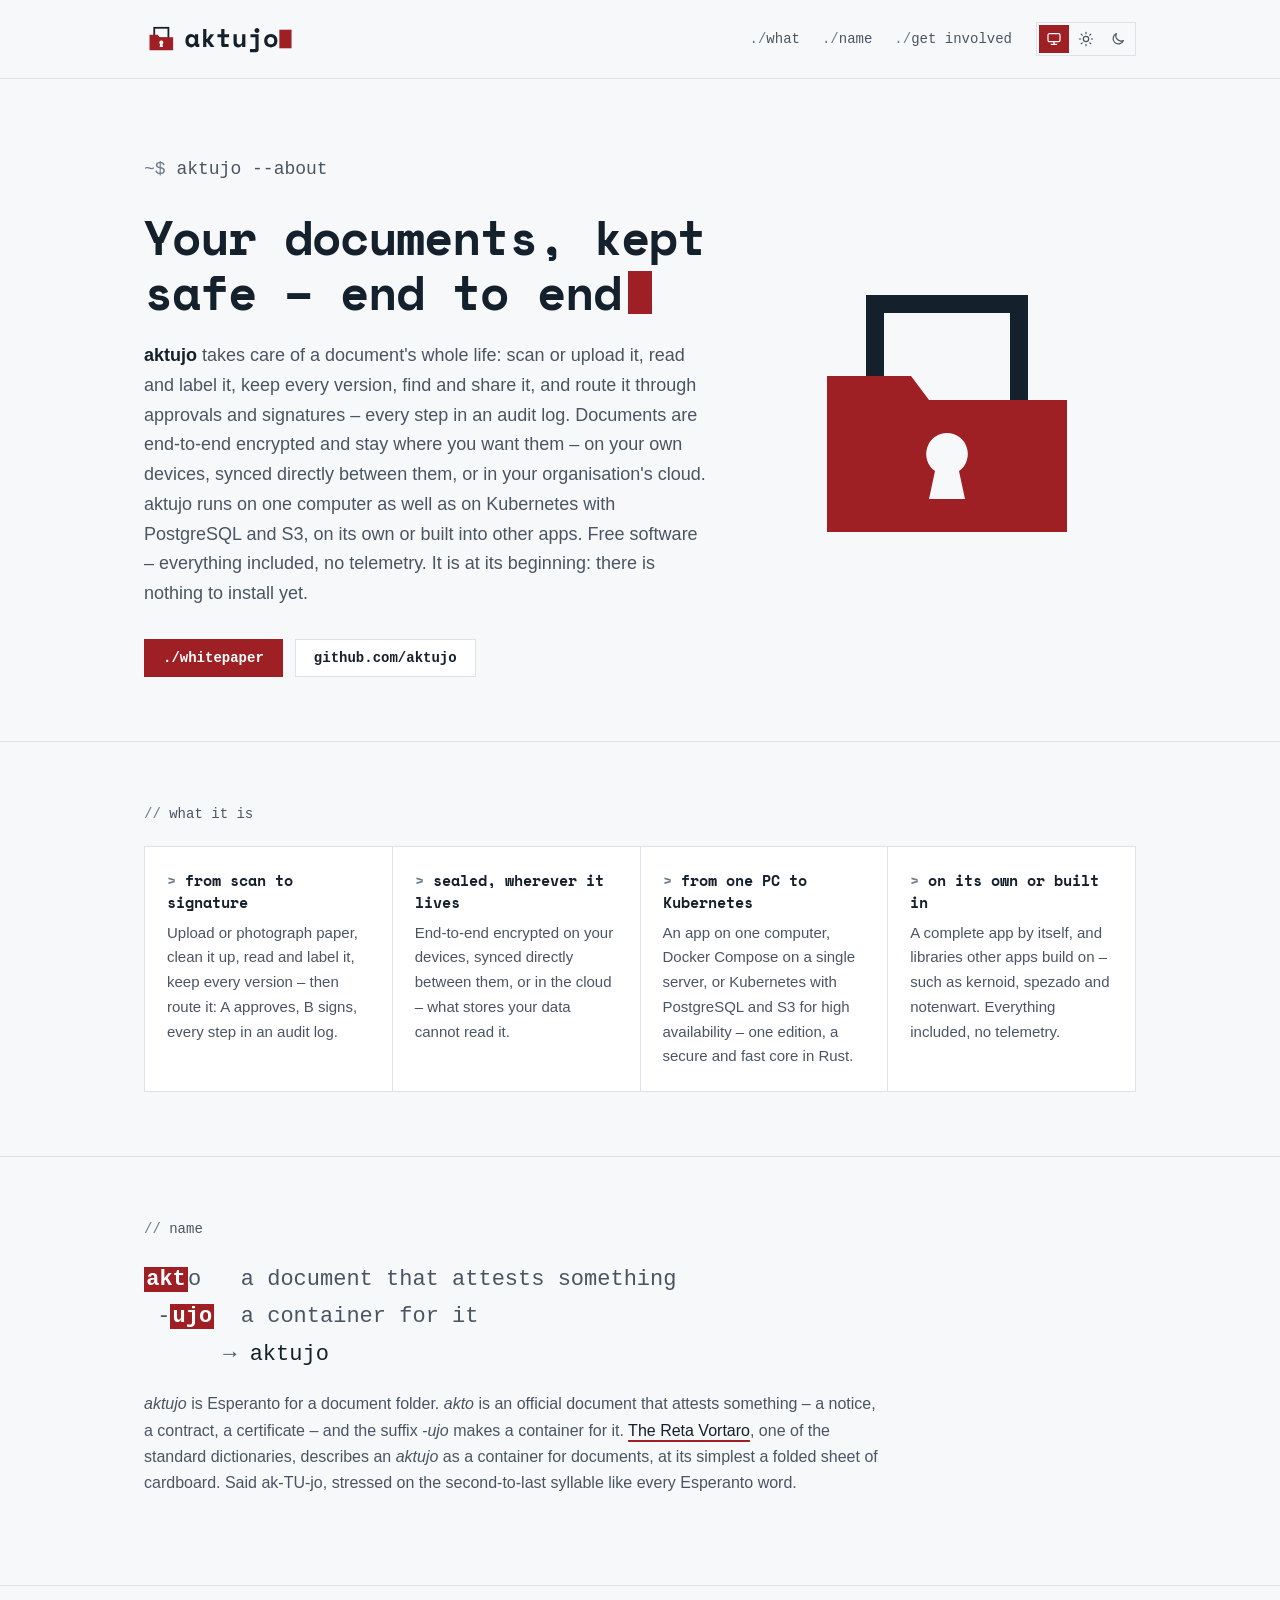
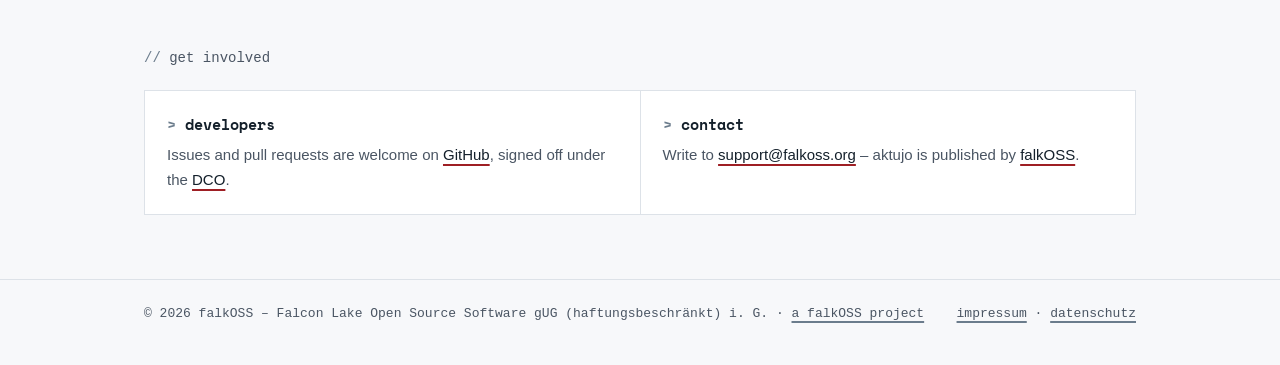
<file: index.html>
<!doctype html>
<html lang="en">
<head>
  <meta charset="utf-8">
  <meta name="viewport" content="width=device-width, initial-scale=1">
  <title>aktujo – your documents, kept safe – end to end</title>
  <meta name="description" content="aktujo takes care of a document's whole life – scan, read, label, version, share, approve and sign – end-to-end encrypted, from one PC to Kubernetes. Free software, a falkOSS project, in early development.">
  <meta name="theme-color" content="#F7F8FA" media="(prefers-color-scheme: light)">
  <meta name="theme-color" content="#0D1117" media="(prefers-color-scheme: dark)">
  <meta property="og:type" content="website">
  <meta property="og:site_name" content="aktujo">
  <meta property="og:title" content="aktujo – your documents, kept safe – end to end">
  <meta property="og:description" content="From scan to signature – end-to-end encrypted, from one PC to Kubernetes. Free software, everything included.">
  <link rel="canonical" href="https://aktujo.org/">
  <meta property="og:url" content="https://aktujo.org/">
  <meta property="og:image" content="https://aktujo.org/social.png">
  <meta property="og:image:width" content="1280">
  <meta property="og:image:height" content="640">
  <meta name="twitter:card" content="summary_large_image">
  <link rel="icon" href="favicon.ico" sizes="any">
  <link rel="icon" href="favicon.svg" type="image/svg+xml">
  <link rel="apple-touch-icon" href="apple-touch-icon.png">
  <link rel="manifest" href="site.webmanifest">
  <link rel="stylesheet" href="style.css">
  <script>
    // The visitor's choice of light or dark, if any; otherwise the system setting applies (style.css).
    try { const t = localStorage.getItem("theme"); if (t === "light" || t === "dark") document.documentElement.dataset.theme = t; } catch (e) {}
  </script>
</head>
<body>
  <header>
    <div class="wrap">
      <a href="./" aria-label="aktujo home"><svg class="logo" role="img" aria-label="aktujo" viewBox="-4 2 474 106"><g transform="translate(50 55) scale(0.9200) translate(-50.0 -50.0)"><rect x="26" y="12" width="48" height="36" fill="none" class="ls" stroke-width="6"/><path d="M10 36 H38 L44 44 H90 V88 H10 Z M50 55 A7 7 0 0 1 54 67.7 L56 77 H44 L46 67.7 A7 7 0 0 1 50 55 Z" class="la" fill-rule="evenodd"/></g><g transform="translate(122 0)"><path d="M20.72 81.12Q16.0 81.12 12.0 78.72Q8.0 76.32 5.6 71.75999999999999Q3.2 67.2 3.2 60.8V59.519999999999996Q3.2 53.2 5.52 48.64Q7.84 44.08 11.719999999999999 41.64Q15.6 39.199999999999996 20.240000000000002 39.199999999999996Q24.48 39.199999999999996 27.08 40.64Q29.68 42.08 31.2 45.12H32.64V40.32H42.72V68.0Q42.72 70.4 44.88 70.4H46.4V80.0H39.52Q36.800000000000004 80.0 35.08 78.36Q33.36 76.72 33.36 74.24H31.92Q30.400000000000002 77.92 27.480000000000004 79.52000000000001Q24.560000000000002 81.12 20.72 81.12ZM22.96 71.52Q27.36 71.52 30.0 68.6Q32.64 65.68 32.64 60.64V59.68Q32.64 54.64 30.0 51.72Q27.36 48.8 22.96 48.8Q18.56 48.8 15.92 51.72Q13.280000000000001 54.64 13.280000000000001 59.68V60.64Q13.280000000000001 65.68 15.92 68.6Q18.56 71.52 22.96 71.52ZM58.4 80.0V24.0H68.48V54.879999999999995H70.4L80.96000000000001 40.32H92.0V40.8L79.2 58.96V60.4L93.28 79.52V80.0H81.75999999999999L70.4 64.48H68.48V80.0ZM120.96000000000001 80.0Q118.24000000000001 80.0 116.52000000000001 78.24000000000001Q114.8 76.48 114.8 73.76V49.92H103.04V40.32H114.8V24.0H124.88V40.32H139.2V49.92H124.88V68.0Q124.88 70.4 127.04 70.4H137.76V80.0ZM167.2 81.12Q163.28 81.12 160.07999999999998 79.4Q156.88 77.68 155.0 74.12Q153.12 70.56 153.12 65.12V40.32H163.2V63.04Q163.2 67.2 165.24 69.6Q167.28 72.0 171.2 72.0Q175.76 72.0 177.88 69.08Q180.0 66.16 180.0 61.120000000000005V40.32H190.07999999999998V80.0H180.0V74.24H178.56Q175.92 81.12 167.2 81.12ZM226.16 36.16Q223.04 36.16 220.8 33.959999999999994Q218.56 31.759999999999998 218.56 28.560000000000002Q218.56 25.36 220.8 23.16Q223.04 20.96 226.16 20.96Q229.28 20.96 231.51999999999998 23.16Q233.76 25.36 233.76 28.560000000000002Q233.76 31.759999999999998 231.51999999999998 33.959999999999994Q229.28 36.16 226.16 36.16ZM204.48000000000002 96.0V86.4H218.88Q221.28 86.4 221.28 83.76V49.92H205.92000000000002V40.32H231.36V87.84Q231.36 92.0 229.12 94.0Q226.88 96.0 223.28 96.0ZM269.28000000000003 81.12Q263.84000000000003 81.12 259.12 78.72Q254.4 76.32 251.52 71.75999999999999Q248.64000000000001 67.2 248.64000000000001 60.64V59.68Q248.64000000000001 53.2 251.52 48.6Q254.4 44.0 259.12 41.599999999999994Q263.84000000000003 39.199999999999996 269.28000000000003 39.199999999999996Q274.72 39.199999999999996 279.44000000000005 41.599999999999994Q284.16 44.0 287.04 48.6Q289.92 53.2 289.92 59.68V60.64Q289.92 67.2 287.04 71.75999999999999Q284.16 76.32 279.44000000000005 78.72Q274.72 81.12 269.28000000000003 81.12ZM269.28000000000003 71.52Q273.68 71.52 276.76 68.68Q279.84000000000003 65.84 279.84000000000003 60.96V59.36Q279.84000000000003 54.4 276.76 51.599999999999994Q273.68 48.8 269.28000000000003 48.8Q264.88 48.8 261.8 51.599999999999994Q258.72 54.4 258.72 59.36V60.96Q258.72 65.84 261.8 68.68Q264.88 71.52 269.28000000000003 71.52Z" class="lf"/><rect x="296" y="26" width="38" height="58" class="la"/></g></svg></a>
      <nav>
        <a href="#what">what</a>
        <a href="#name">name</a>
        <a href="#involved">get involved</a>
      </nav>
      <div class="theme" role="group" aria-label="Colour scheme" hidden>
        <button type="button" data-set-theme="auto" aria-pressed="true" title="Like the system">
          <svg viewBox="0 0 24 24" aria-hidden="true"><rect x="3" y="4" width="18" height="12" rx="2"/><path d="M8 20h8M12 16v4"/></svg><span class="sr">Like the system</span>
        </button>
        <button type="button" data-set-theme="light" aria-pressed="false" title="Light">
          <svg viewBox="0 0 24 24" aria-hidden="true"><circle cx="12" cy="12" r="4"/><path d="M12 2v2M12 20v2M4.9 4.9l1.4 1.4M17.7 17.7l1.4 1.4M2 12h2M20 12h2M4.9 19.1l1.4-1.4M17.7 6.3l1.4-1.4"/></svg><span class="sr">Light</span>
        </button>
        <button type="button" data-set-theme="dark" aria-pressed="false" title="Dark">
          <svg viewBox="0 0 24 24" aria-hidden="true"><path d="M20 14.5A8 8 0 0 1 9.5 4a8 8 0 1 0 10.5 10.5z"/></svg><span class="sr">Dark</span>
        </button>
      </div>
    </div>
  </header>

  <main>
    <div class="hero">
      <div class="wrap">
        <div>
          <p class="prompt"><b>~$</b> aktujo --about</p>
          <h1>Your documents, kept safe – end to end<span class="cursor"></span></h1>
          <p><strong>aktujo</strong> takes care of a document's whole life: scan or upload it, read and label it, keep every version, find and share it, and route it through approvals and signatures – every step in an audit log. Documents are end-to-end encrypted and stay where you want them – on your own devices, synced directly between them, or in your organisation's cloud. aktujo runs on one computer as well as on Kubernetes with PostgreSQL and S3, on its own or built into other apps. Free software – everything included, no telemetry. It is at its beginning: there is nothing to install yet.</p>
          <div class="buttons">
            <a class="button primary" href="https://github.com/aktujo/whitepaper">./whitepaper</a>
            <a class="button" href="https://github.com/aktujo">github.com/aktujo</a>
          </div>
        </div>
        <svg class="mark" aria-hidden="true" focusable="false" viewBox="0 0 100 100"><rect x="26" y="12" width="48" height="36" fill="none" class="ls" stroke-width="6"/><path d="M10 36 H38 L44 44 H90 V88 H10 Z M50 55 A7 7 0 0 1 54 67.7 L56 77 H44 L46 67.7 A7 7 0 0 1 50 55 Z" class="la" fill-rule="evenodd"/></svg>
      </div>
    </div>

    <section id="what">
      <div class="wrap">
        <h2>what it is</h2>
        <div class="grid">
          <div class="cell"><h3>from scan to signature</h3><p>Upload or photograph paper, clean it up, read and label it, keep every version – then route it: A approves, B signs, every step in an audit log.</p></div>
          <div class="cell"><h3>sealed, wherever it lives</h3><p>End-to-end encrypted on your devices, synced directly between them, or in the cloud – what stores your data cannot read it.</p></div>
          <div class="cell"><h3>from one PC to Kubernetes</h3><p>An app on one computer, Docker Compose on a single server, or Kubernetes with PostgreSQL and S3 for high availability – one edition, a secure and fast core in Rust.</p></div>
          <div class="cell"><h3>on its own or built in</h3><p>A complete app by itself, and libraries other apps build on – such as kernoid, spezado and notenwart. Everything included, no telemetry.</p></div>
        </div>
      </div>
    </section>

    <section id="name">
      <div class="wrap">
        <h2>name</h2>
<pre class="story"><b>akt</b>o   a document that attests something
 -<b>ujo</b>  a container for it
      → <i>aktujo</i></pre>
        <p><em>aktujo</em> is Esperanto for a document folder. <em>akto</em> is an official document that attests something – a notice, a contract, a certificate – and the suffix <em>-ujo</em> makes a container for it. <a href="https://www.reta-vortaro.de/revo/art/akt.html">The Reta Vortaro</a>, one of the standard dictionaries, describes an <em>aktujo</em> as a container for documents, at its simplest a folded sheet of cardboard. Said ak-TU-jo, stressed on the second-to-last syllable like every Esperanto word.</p>
      </div>
    </section>

    <section id="involved">
      <div class="wrap">
        <h2>get involved</h2>
        <div class="grid">
          <div class="cell"><h3>developers</h3><p>Issues and pull requests are welcome on <a href="https://github.com/aktujo">GitHub</a>, signed off under the <a href="https://developercertificate.org">DCO</a>.</p></div>
          <div class="cell"><h3>contact</h3><p>Write to <a href="mailto:support@falkoss.org">support@falkoss.org</a> – aktujo is published by <a href="https://falkoss.org">falkOSS</a>.</p></div>
        </div>
      </div>
    </section>
  </main>

  <footer>
    <div class="wrap">
      <span>© 2026 falkOSS – Falcon Lake Open Source Software gUG (haftungsbeschränkt) i. G. · <a href="https://falkoss.org">a falkOSS project</a></span>
      <span><a href="https://falkoss.org/impressum.html">impressum</a> · <a href="https://falkoss.org/datenschutz.html">datenschutz</a></span>
    </div>
  </footer>
  <script>
    // Colour scheme switch: like the system (auto), light or dark – one click each. Stored in this browser only.
    // Hidden without JavaScript, where the page follows the system; the browser's theme colour follows the choice.
    (function () {
      const root = document.documentElement, group = document.querySelector(".theme");
      if (!group) return;
      const buttons = group.querySelectorAll("[data-set-theme]");
      const metas = document.querySelectorAll('meta[name="theme-color"]');
      const systemDark = matchMedia("(prefers-color-scheme: dark)");
      const show = () => {
        const theme = root.dataset.theme || "auto";
        buttons.forEach((b) => b.setAttribute("aria-pressed", String(b.dataset.setTheme === theme)));
        const dark = theme === "dark" || (theme === "auto" && systemDark.matches);
        metas.forEach((m) => { m.removeAttribute("media"); m.content = dark ? "#0D1117" : "#F7F8FA"; });
      };
      buttons.forEach((b) => b.addEventListener("click", () => {
        const next = b.dataset.setTheme;
        if (next === "auto") delete root.dataset.theme; else root.dataset.theme = next;
        try { if (next === "auto") localStorage.removeItem("theme"); else localStorage.setItem("theme", next); } catch (e) {}
        show();
      }));
      systemDark.addEventListener("change", show);
      group.hidden = false;
      show();
    })();
  </script>
</body>
</html>
</file>
<file: style.css>
/* SPDX-License-Identifier: AGPL-3.0-or-later */
/* aktujo – one page. Near-black, one accent (sealing-wax red), straight edges; headings in Space Mono (self-hosted,
   fonts/), the rest in system fonts – nothing is loaded from elsewhere. Colours from aktujo/brand/generate.py.
   Light or dark follows the system, or the visitor's choice (data-theme on <html>, set by the switch in the header).
   The red is for areas, never for small text on dark: links are light with a red underline and turn into a red
   block on hover and focus; buttons are red with white text. */

@font-face { font-family: "Space Mono"; src: url("fonts/SpaceMono-Bold.ttf") format("truetype"); font-weight: 700; font-style: normal; font-display: swap; }

:root {
  /* light */
  --night: #F7F8FA;
  --panel: #FFFFFF;
  --text: #14202B;
  --accent: #9E1F24;
  --on-accent: #FFFFFF;
  --steel: #6B7C8C;
  --reed: #4A5563;
  --line: #DDE2E8;
  --head: "Space Mono", ui-monospace, "SF Mono", Menlo, Consolas, monospace;
  --mono: ui-monospace, "SF Mono", Menlo, Consolas, "Liberation Mono", monospace;
  --sans: -apple-system, BlinkMacSystemFont, "Segoe UI", Roboto, "Helvetica Neue", Arial, sans-serif;
  color-scheme: light;
}
@media (prefers-color-scheme: dark) {
  :root:not([data-theme="light"]) {
    --night: #0D1117; --panel: #12171E; --text: #E6EDF3; --accent: #B3262B;
    --steel: #5B7083; --reed: #8B949E; --line: #1C232B; color-scheme: dark;
  }
}
:root[data-theme="dark"] {
  --night: #0D1117; --panel: #12171E; --text: #E6EDF3; --accent: #B3262B;
  --steel: #5B7083; --reed: #8B949E; --line: #1C232B; color-scheme: dark;
}

/* the inline logo and mark take the theme's colours */
.lf { fill: var(--text); }
.ls { stroke: var(--text); }
.la { fill: var(--accent); }

* { box-sizing: border-box; }
html { scroll-behavior: smooth; }
body { margin: 0; color: var(--text); background: var(--night); font: 16px/1.65 var(--sans); -webkit-font-smoothing: antialiased; }
a { color: var(--text); text-decoration: underline 2px var(--accent); text-underline-offset: 4px; }
a:hover, a:focus-visible { background: var(--accent); color: var(--on-accent); text-decoration: none; outline: none; }
::selection { background: var(--accent); color: var(--on-accent); }
.wrap { max-width: 1040px; margin: 0 auto; padding: 0 24px; }

/* header */
header { padding: 22px 0; border-bottom: 1px solid var(--line); }
header .wrap { display: flex; align-items: center; justify-content: space-between; gap: 24px; }
header .logo { height: 34px; width: auto; display: block; }
header a:hover, header a:focus-visible { background: none; }
nav { display: flex; gap: 22px; font: 14px var(--mono); margin-left: auto; }
.theme { display: flex; gap: 2px; padding: 2px; border: 1px solid var(--line); }
.theme[hidden] { display: none; }
.theme button { appearance: none; display: grid; place-items: center; width: 30px; height: 28px; padding: 0; border: 0;
  background: none; color: var(--reed); cursor: pointer; }
.theme button:hover { color: var(--text); }
.theme button[aria-pressed="true"] { background: var(--accent); color: var(--on-accent); }
.theme button:focus-visible { outline: 2px solid var(--accent); outline-offset: 1px; }
.theme svg { width: 16px; height: 16px; fill: none; stroke: currentColor; stroke-width: 1.8; stroke-linecap: round; stroke-linejoin: round; }
.sr { position: absolute; width: 1px; height: 1px; overflow: hidden; clip: rect(0 0 0 0); white-space: nowrap; }
nav a { color: var(--reed); text-decoration: none; }
nav a::before { content: "./"; color: var(--steel); }
nav a:hover, nav a:focus-visible { color: var(--text); background: none; }

/* hero */
.hero { padding: 80px 0 64px; }
.hero .wrap { display: grid; grid-template-columns: 1.5fr 1fr; gap: 48px; align-items: center; }
.prompt { font: 15px var(--mono); color: var(--reed); margin: 0 0 18px; }
.prompt b { color: var(--steel); font-weight: 400; }
.hero h1 { font: 700 clamp(30px, 4.6vw, 48px)/1.15 var(--head); margin: 0 0 22px; letter-spacing: -0.02em; }
.cursor { display: inline-block; width: 0.5em; height: 0.9em; margin-left: 0.15em; vertical-align: -0.08em; background: var(--accent); animation: blink 1.1s steps(1) infinite; }
@keyframes blink { 50% { opacity: 0; } }
@media (prefers-reduced-motion: reduce) { .cursor { animation: none; } }
.hero p { color: var(--reed); font-size: 18px; margin: 0 0 30px; max-width: 36em; }
.hero p strong { color: var(--text); }
.hero .mark { width: 100%; max-width: 300px; height: auto; justify-self: center; }
.buttons { display: flex; flex-wrap: wrap; gap: 12px; }
.button { display: inline-block; padding: 10px 18px; border: 1px solid var(--line); font: 700 14px var(--mono); color: var(--text); background: var(--panel); text-decoration: none; }
.button.primary { background: var(--accent); border-color: var(--accent); color: var(--on-accent); }
.button:hover, .button:focus-visible { border-color: var(--accent); background: var(--accent); color: var(--on-accent); }

/* sections */
section { padding: 64px 0; border-top: 1px solid var(--line); }
section h2 { font: 400 14px var(--mono); color: var(--reed); margin: 0 0 24px; }
section h2::before { content: "// "; color: var(--steel); }
section > .wrap > p { color: var(--reed); max-width: 46em; margin: 0 0 24px; }
.grid { display: grid; grid-template-columns: repeat(auto-fit, minmax(230px, 1fr)); gap: 1px; background: var(--line); border: 1px solid var(--line); }
.cell { background: var(--panel); padding: 22px; }
.cell h3 { margin: 0 0 8px; font: 700 15px var(--head); }
.cell h3::before { content: "> "; color: var(--steel); }
.cell p { margin: 0; color: var(--reed); font-size: 15px; }

/* the name */
pre.story { font: clamp(15px, 2.4vw, 22px)/1.7 var(--mono); margin: 0 0 18px; color: var(--reed); white-space: pre-wrap; }
pre.story b { background: var(--accent); color: var(--on-accent); font-weight: 700; padding: 0 0.1em; }
pre.story i { color: var(--text); font-style: normal; }

/* footer */
footer { border-top: 1px solid var(--line); padding: 26px 0 44px; color: var(--reed); font: 13px var(--mono); }
footer .wrap { display: flex; flex-wrap: wrap; justify-content: space-between; gap: 12px; }
footer a { color: var(--reed); text-decoration-color: var(--steel); }
footer a:hover, footer a:focus-visible { color: var(--on-accent); }

/* 404 */
.page { padding: 40px 0 72px; max-width: 760px; }
.page h1 { font: 700 30px var(--head); margin: 0 0 24px; }
.page p { color: var(--reed); }

@media (max-width: 760px) {
  .hero { padding-top: 48px; }
  .hero .wrap { grid-template-columns: 1fr; }
  .hero .mark { max-width: 160px; order: -1; justify-self: start; }
  nav { display: none; }
  .theme { margin-left: auto; }
}
</file>
